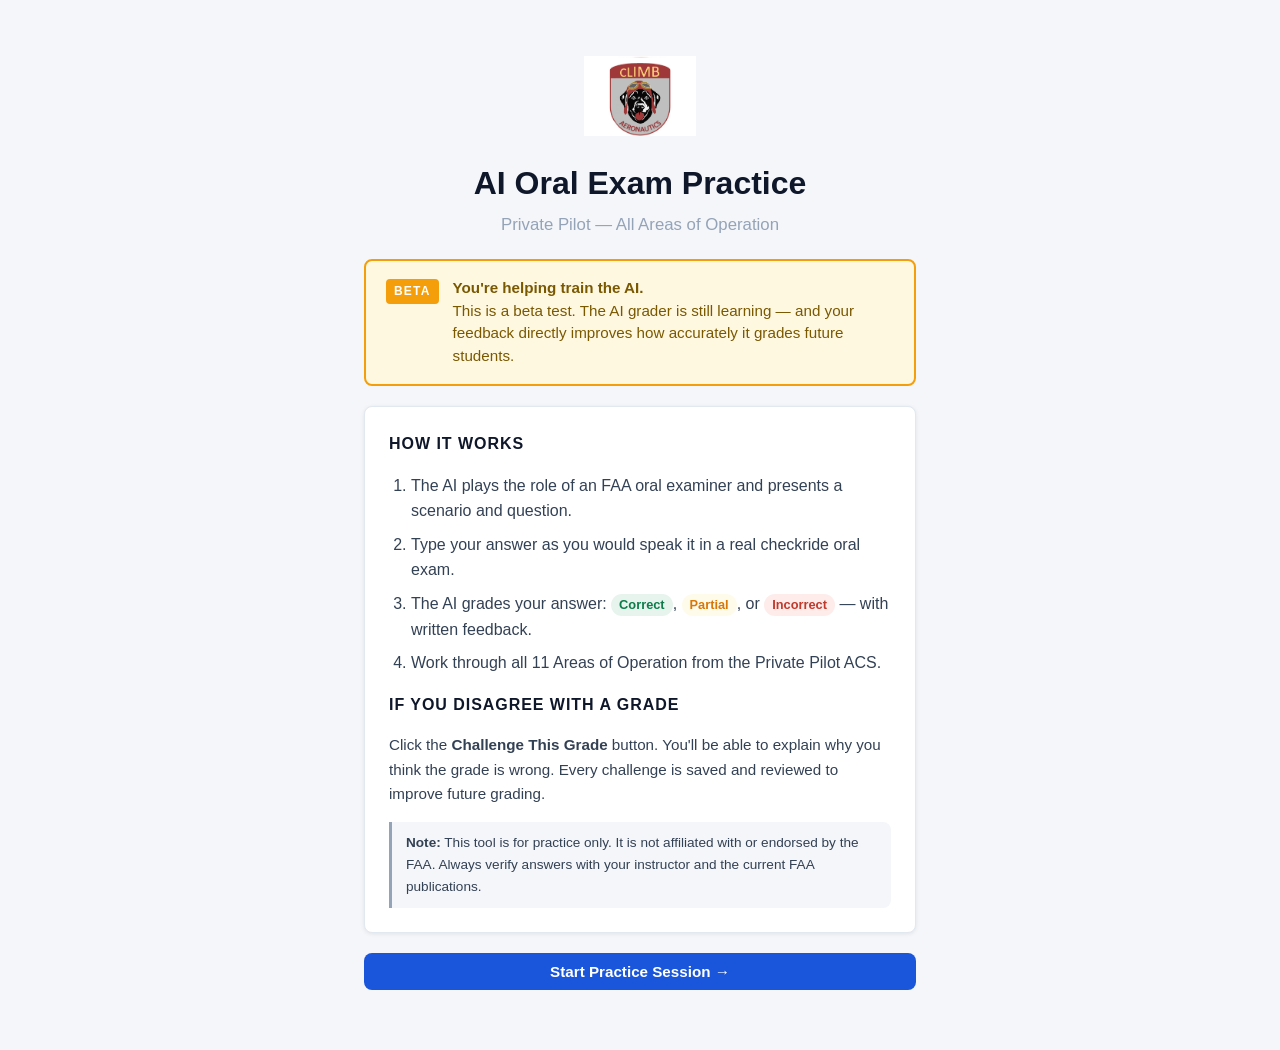
<file: index.html>
<!DOCTYPE html>
<html lang="en">
<head>
  <meta charset="UTF-8" />
  <meta name="viewport" content="width=device-width, initial-scale=1.0" />
  <title>Climb AI Oral Exam Practice — Beta</title>
  <link rel="stylesheet" href="styles.css" />
</head>
<body>

  <!-- LOADING screen -->
  <div id="loading" class="screen hidden">
    <div class="card center-card">
      <p class="muted">Loading your exam session&hellip;</p>
    </div>
  </div>

  <!-- WELCOME / BETA INSTRUCTIONS screen -->
  <div id="welcome" class="screen">
    <div class="welcome-container">

      <div class="welcome-logo">
        <img src="badge1.png" alt="Climb" />
      </div>

      <h1 class="welcome-title">AI Oral Exam Practice</h1>
      <p class="welcome-subtitle">Private Pilot — All Areas of Operation</p>

      <div class="beta-banner">
        <div class="beta-badge">BETA</div>
        <div class="beta-text">
          <strong>You're helping train the AI.</strong><br>
          This is a beta test. The AI grader is still learning — and your feedback
          directly improves how accurately it grades future students.
        </div>
      </div>

      <div class="welcome-instructions">
        <h2>How it works</h2>
        <ol>
          <li>The AI plays the role of an FAA oral examiner and presents a scenario and question.</li>
          <li>Type your answer as you would speak it in a real checkride oral exam.</li>
          <li>The AI grades your answer: <span class="grade-pill correct-pill">Correct</span>, <span class="grade-pill partial-pill">Partial</span>, or <span class="grade-pill incorrect-pill">Incorrect</span> — with written feedback.</li>
          <li>Work through all 11 Areas of Operation from the Private Pilot ACS.</li>
        </ol>

        <h2>If you disagree with a grade</h2>
        <p>
          Click the <strong>Challenge This Grade</strong> button. You'll be able to explain
          why you think the grade is wrong. Every challenge is saved and reviewed to
          improve future grading.
        </p>

        <div class="disclaimer">
          <strong>Note:</strong> This tool is for practice only. It is not affiliated with
          or endorsed by the FAA. Always verify answers with your instructor and the current
          FAA publications.
        </div>
      </div>

      <button id="start-btn" class="btn-primary btn-start">Start Practice Session &rarr;</button>

    </div>
  </div>

  <!-- MAIN EXAM screen -->
  <div id="exam" class="screen hidden">

    <header>
      <div class="header-inner">
        <span class="header-logo">
          <img src="badge1.png" alt="Climb" class="header-logo-img" />
          Oral Exam Practice <span class="beta-chip">BETA</span>
        </span>
        <span id="score-tally" class="score-tally"></span>
        <span id="progress-label" class="progress-label"></span>
      </div>
      <div class="progress-bar-track">
        <div id="progress-bar" class="progress-bar-fill"></div>
      </div>
    </header>

    <main>
      <!-- Area / Task label -->
      <div id="area-label" class="area-label"></div>

      <!-- Scenario box -->
      <div class="card" id="scenario-card">
        <div class="card-label">Scenario</div>
        <p id="scenario"></p>
      </div>

      <!-- Question box -->
      <div class="card" id="question-card">
        <div class="card-label">Examiner Question</div>
        <p id="question"></p>
      </div>

      <!-- Answer box -->
      <div class="card" id="answer-card">
        <div class="card-label">Your Answer</div>
        <textarea
          id="answer"
          rows="5"
          placeholder="Type your answer here, as you would speak it to an examiner…"
        ></textarea>
        <button id="submit" class="btn-primary">Submit Answer</button>
      </div>

      <!-- Feedback box (hidden until answer submitted) -->
      <div class="card hidden" id="feedback-card">
        <div class="card-label">
          <span>Examiner Feedback</span>
          <button id="challenge-btn" class="btn-challenge" title="Disagree with this grade? Challenge it to help improve the AI.">Challenge This Grade</button>
        </div>
        <p id="feedback"></p>
        <button id="next" class="btn-secondary">Next Question &rarr;</button>
      </div>
    </main>

  </div>

  <!-- CHALLENGE MODAL -->
  <div id="challenge-modal" class="modal-overlay hidden">
    <div class="modal-card">
      <h2>Challenge This Grade</h2>
      <p>Thanks for helping improve the AI! Briefly explain why you think this grade is wrong (optional):</p>
      <textarea id="challenge-reason" rows="4" placeholder="e.g. My answer correctly described the procedure — the AI missed that I mentioned the crosswind correction…"></textarea>
      <div class="modal-actions">
        <button id="challenge-cancel" class="btn-secondary">Cancel</button>
        <button id="challenge-submit" class="btn-primary">Submit Challenge</button>
      </div>
    </div>
  </div>

  <!-- SESSION COMPLETE screen -->
  <div id="complete" class="screen hidden">
    <div class="card center-card">
      <img src="badge1.png" alt="Climb" class="complete-logo" />
      <h1>Session Complete</h1>
      <p id="complete-message"></p>
      <p class="muted" style="margin-top:8px">Thank you for helping improve Climb's AI grading!</p>
      <button class="btn-primary" onclick="location.reload()">Start New Session</button>
    </div>
  </div>

  <!-- SINGLE-AREA COMPLETE screen -->
  <div id="single-area-complete" class="screen hidden">
    <div class="card center-card">
      <h1 id="single-area-title">Area Complete</h1>
      <div id="single-area-score" class="big-score"></div>
      <p id="single-area-message"></p>
      <button id="single-area-more" class="btn-secondary">Give me more questions</button>
      <button id="single-area-done" class="btn-primary">Continue</button>
    </div>
  </div>

  <!-- ERROR screen -->
  <div id="error-screen" class="screen hidden">
    <div class="card center-card">
      <h1>Something went wrong</h1>
      <p id="error-message"></p>
      <button class="btn-secondary" onclick="location.reload()">Try Again</button>
    </div>
  </div>

  <script src="app.js"></script>
</body>
</html>
</file>
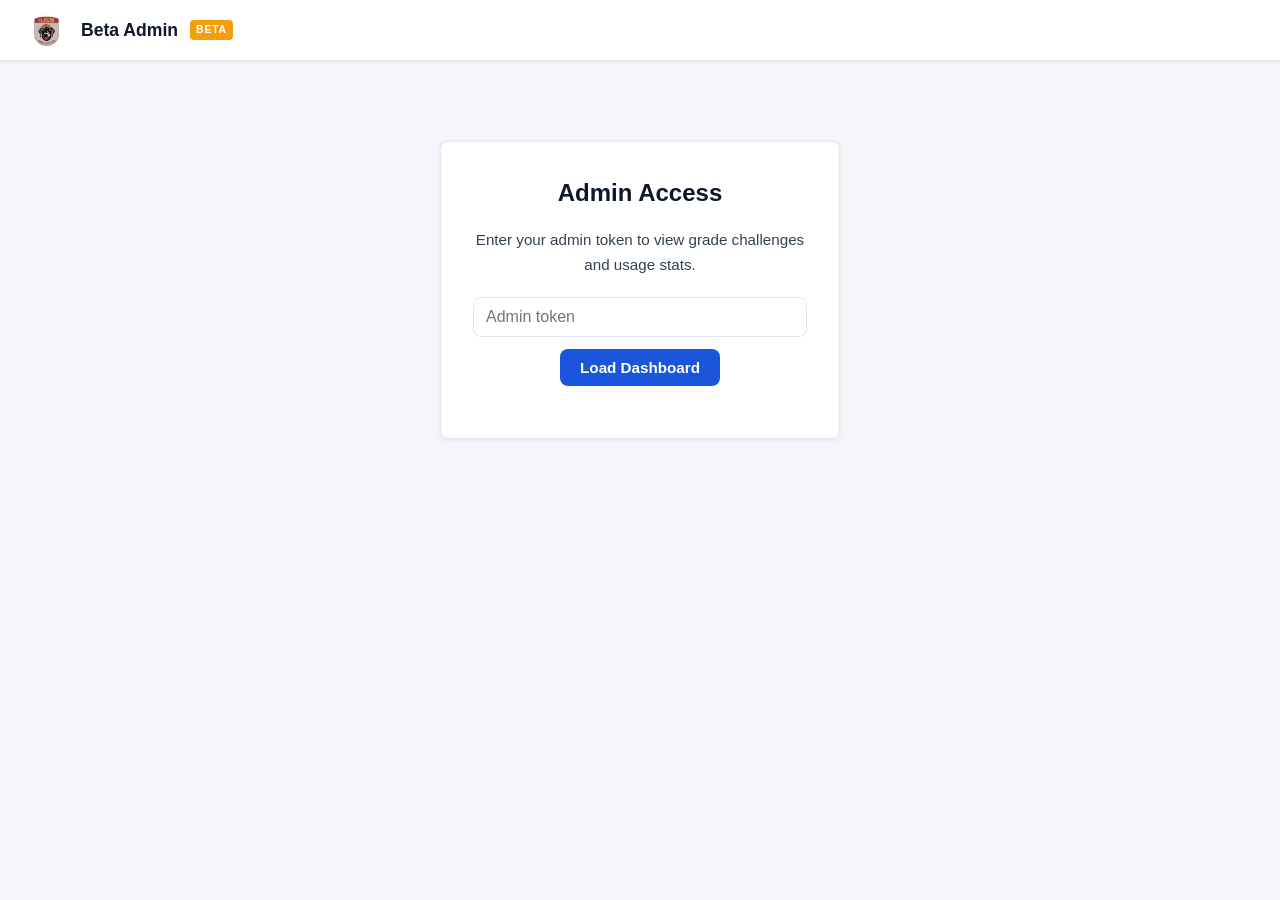
<file: admin.html>
<!DOCTYPE html>
<html lang="en">
<head>
  <meta charset="UTF-8" />
  <meta name="viewport" content="width=device-width, initial-scale=1.0" />
  <title>Climb Beta Admin — Grade Challenges &amp; Stats</title>
  <style>
    *, *::before, *::after { box-sizing: border-box; margin: 0; padding: 0; }
    :root {
      --blue: #1a56db; --blue-light: #e8f0fe;
      --green: #0e7c4a; --green-bg: #e6f4ed;
      --red: #c0392b; --red-bg: #fdecea;
      --amber: #d97706; --amber-bg: #fffbeb;
      --gray-100: #f4f6f9; --gray-200: #e2e8f0; --gray-400: #94a3b8;
      --gray-700: #334155; --gray-900: #0f172a;
      --radius: 8px; --shadow: 0 1px 4px rgba(0,0,0,0.08);
    }
    body {
      font-family: -apple-system, BlinkMacSystemFont, "Segoe UI", Roboto, sans-serif;
      background: var(--gray-100); color: var(--gray-900); line-height: 1.6;
      min-height: 100vh;
    }
    header {
      background: white; border-bottom: 1px solid var(--gray-200);
      padding: 14px 24px; display: flex; align-items: center; gap: 12px;
      box-shadow: var(--shadow);
    }
    header img { height: 32px; }
    header h1 { font-size: 1.1rem; font-weight: 700; color: var(--gray-900); }
    header .beta-chip {
      background: #f59e0b; color: white; font-size: 0.65rem; font-weight: 800;
      padding: 2px 6px; border-radius: 4px; letter-spacing: 0.08em;
    }

    .container { max-width: 960px; margin: 0 auto; padding: 32px 24px 60px; }

    /* Login form */
    #login-section {
      max-width: 400px; margin: 80px auto; background: white;
      border-radius: var(--radius); border: 1px solid var(--gray-200);
      padding: 32px; box-shadow: var(--shadow); text-align: center;
    }
    #login-section h2 { margin-bottom: 16px; }
    #login-section p { color: var(--gray-700); margin-bottom: 20px; font-size: 0.95rem; }
    #admin-token-input {
      width: 100%; padding: 10px 12px; border: 1px solid var(--gray-200);
      border-radius: var(--radius); font-size: 1rem; margin-bottom: 12px;
    }
    #admin-token-input:focus { outline: none; border-color: var(--blue); box-shadow: 0 0 0 3px var(--blue-light); }
    #login-error { color: var(--red); font-size: 0.9rem; margin-top: 8px; }

    /* Buttons */
    .btn {
      background: var(--blue); color: white; border: none; border-radius: var(--radius);
      padding: 10px 20px; font-size: 0.95rem; font-weight: 600; cursor: pointer;
      transition: background 0.15s;
    }
    .btn:hover { background: #1648c0; }
    .btn-sm {
      background: white; color: var(--blue); border: 1px solid var(--blue);
      border-radius: var(--radius); padding: 5px 12px; font-size: 0.82rem;
      font-weight: 600; cursor: pointer;
    }
    .btn-sm:hover { background: var(--blue-light); }
    .btn-danger { background: var(--red); color: white; border-color: var(--red); }
    .btn-danger:hover { background: #a93226; border-color: #a93226; }

    /* Stats table */
    .stats-table {
      width: 100%; border-collapse: collapse; background: white;
      border-radius: var(--radius); border: 1px solid var(--gray-200);
      box-shadow: var(--shadow); margin-bottom: 32px; overflow: hidden;
    }
    .stats-table th {
      background: var(--gray-100); text-align: center; padding: 10px 14px;
      font-size: 0.8rem; font-weight: 700; text-transform: uppercase;
      letter-spacing: 0.06em; color: var(--gray-400); border-bottom: 1px solid var(--gray-200);
    }
    .stats-table th:first-child { text-align: left; }
    .stats-table td { padding: 12px 14px; font-size: 0.95rem; color: var(--gray-700); border-bottom: 1px solid var(--gray-200); text-align: center; }
    .stats-table td:first-child { font-weight: 600; text-align: left; }
    .stats-table tr:last-child td { border-bottom: none; }
    .stats-table .big-num { font-size: 1.5rem; font-weight: 800; color: var(--blue); }

    /* Area breakdown */
    .area-breakdown {
      display: flex; flex-wrap: wrap; gap: 10px; margin-bottom: 32px;
    }
    .area-chip {
      background: white; border: 1px solid var(--gray-200); border-radius: var(--radius);
      padding: 8px 14px; font-size: 0.88rem; box-shadow: var(--shadow);
      display: flex; align-items: center; gap: 8px;
    }
    .area-chip-label { color: var(--gray-700); font-weight: 600; }
    .area-chip-count {
      background: var(--blue-light); color: var(--blue);
      font-weight: 800; font-size: 0.82rem; padding: 1px 7px; border-radius: 10px;
    }

    /* Daily chart */
    .section-title {
      font-size: 1rem; font-weight: 700; text-transform: uppercase;
      letter-spacing: 0.06em; color: var(--gray-400); margin-bottom: 14px;
    }
    .section-header {
      display: flex; align-items: center; justify-content: space-between; margin-bottom: 14px;
    }

    .daily-table {
      width: 100%; border-collapse: collapse; background: white;
      border-radius: var(--radius); border: 1px solid var(--gray-200);
      box-shadow: var(--shadow); margin-bottom: 32px; overflow: hidden;
    }
    .daily-table th {
      background: var(--gray-100); text-align: left; padding: 10px 14px;
      font-size: 0.8rem; font-weight: 700; text-transform: uppercase;
      letter-spacing: 0.06em; color: var(--gray-400); border-bottom: 1px solid var(--gray-200);
    }
    .daily-table td { padding: 10px 14px; font-size: 0.9rem; color: var(--gray-700); border-bottom: 1px solid var(--gray-200); }
    .daily-table tr:last-child td { border-bottom: none; }

    /* Challenges */
    .challenge-card {
      background: white; border-radius: var(--radius); border: 1px solid var(--gray-200);
      padding: 20px 24px; box-shadow: var(--shadow); margin-bottom: 16px;
    }
    .challenge-meta {
      display: flex; gap: 10px; flex-wrap: wrap; align-items: center;
      margin-bottom: 14px; font-size: 0.82rem;
    }
    .challenge-date { color: var(--gray-400); }
    .grade-badge {
      font-weight: 700; font-size: 0.78rem; padding: 2px 8px;
      border-radius: 10px; text-transform: uppercase; letter-spacing: 0.06em;
    }
    .grade-correct  { background: var(--green-bg); color: var(--green); }
    .grade-partial  { background: var(--amber-bg); color: var(--amber); }
    .grade-incorrect { background: var(--red-bg); color: var(--red); }
    .area-tag {
      background: var(--blue-light); color: var(--blue);
      font-size: 0.78rem; font-weight: 600; padding: 2px 8px; border-radius: 10px;
    }

    .challenge-field { margin-bottom: 10px; }
    .challenge-field label {
      display: block; font-size: 0.72rem; font-weight: 700; text-transform: uppercase;
      letter-spacing: 0.06em; color: var(--gray-400); margin-bottom: 3px;
    }
    .challenge-field p {
      font-size: 0.9rem; color: var(--gray-700); background: var(--gray-100);
      border-radius: 6px; padding: 8px 12px; white-space: pre-wrap;
    }
    .challenge-field p.student-reason {
      background: #fefce8; border: 1px solid #fde68a;
    }

    .toggle-prompt {
      font-size: 0.8rem; color: var(--blue); cursor: pointer; text-decoration: underline;
      margin-top: 8px; display: inline-block;
    }
    .eval-prompt-box {
      font-size: 0.75rem; color: var(--gray-700); background: #f8fafc;
      border: 1px solid var(--gray-200); border-radius: 6px; padding: 10px 12px;
      white-space: pre-wrap; word-break: break-all; margin-top: 6px;
      font-family: monospace; max-height: 200px; overflow-y: auto;
    }

    .empty-state { text-align: center; padding: 48px; color: var(--gray-400); }

    .filter-bar { display: flex; gap: 10px; margin-bottom: 16px; flex-wrap: wrap; align-items: center; }
    .filter-bar select, .filter-bar input {
      padding: 7px 10px; border: 1px solid var(--gray-200); border-radius: var(--radius);
      font-size: 0.9rem; background: white;
    }
    .filter-bar select:focus, .filter-bar input:focus {
      outline: none; border-color: var(--blue);
    }

    #dashboard { display: none; }

    @media (max-width: 600px) {
      .stats-grid { grid-template-columns: 1fr 1fr; }
      .stats-grid .stat-card:last-child { grid-column: span 2; }
    }
  </style>
</head>
<body>

<header>
  <img src="badge1.png" alt="Climb" />
  <h1>Beta Admin</h1>
  <span class="beta-chip">BETA</span>
</header>

<!-- LOGIN SECTION -->
<div id="login-section">
  <h2>Admin Access</h2>
  <p>Enter your admin token to view grade challenges and usage stats.</p>
  <input type="password" id="admin-token-input" placeholder="Admin token" />
  <br>
  <button class="btn" onclick="loadDashboard()">Load Dashboard</button>
  <p id="login-error"></p>
</div>

<!-- DASHBOARD -->
<div id="dashboard">
  <div class="container">

    <!-- Usage Stats -->
    <div class="section-title">Usage Stats</div>
    <table class="stats-table">
      <thead>
        <tr>
          <th></th>
          <th>Sessions Started</th>
          <th>Questions Answered</th>
          <th>Challenges Filed</th>
          <th>Unresolved Challenges</th>
        </tr>
      </thead>
      <tbody>
        <tr>
          <td>All Time</td>
          <td><span class="big-num" id="stat-sessions">—</span></td>
          <td><span class="big-num" id="stat-questions">—</span></td>
          <td><span class="big-num" id="stat-challenges">—</span></td>
          <td><span class="big-num" id="stat-unresolved">—</span></td>
        </tr>
        <tr>
          <td>Past 24 Hours</td>
          <td id="stat-sessions-24h">—</td>
          <td id="stat-questions-24h">—</td>
          <td id="stat-challenges-24h">—</td>
          <td>—</td>
        </tr>
      </tbody>
    </table>

    <!-- Daily breakdown -->
    <div class="section-header">
      <div class="section-title" style="margin-bottom:0">Daily Activity</div>
    </div>
    <table class="daily-table">
      <thead>
        <tr>
          <th>Date</th>
          <th>Sessions</th>
          <th>Questions</th>
          <th>Challenges</th>
        </tr>
      </thead>
      <tbody id="daily-tbody">
        <tr><td colspan="4" class="empty-state">Loading…</td></tr>
      </tbody>
    </table>

    <!-- Challenges by Area -->
    <div class="section-title">Challenges by Area</div>
    <div class="area-breakdown" id="area-breakdown">
      <div class="empty-state" style="padding:12px">Loading…</div>
    </div>

    <!-- Challenges -->
    <div class="section-header">
      <div class="section-title" style="margin-bottom:0">Grade Challenges</div>
      <div style="display:flex; gap:8px">
        <button class="btn-sm" onclick="downloadChallenges()">Download JSON</button>
        <button class="btn-sm" onclick="loadDashboard()">Refresh</button>
      </div>
    </div>

    <div class="filter-bar">
      <select id="filter-grade" onchange="renderChallenges()">
        <option value="">All grades</option>
        <option value="correct">Correct</option>
        <option value="partial">Partial</option>
        <option value="incorrect">Incorrect</option>
      </select>
      <select id="filter-area" onchange="renderChallenges()">
        <option value="">All areas</option>
      </select>
      <input type="text" id="filter-search" placeholder="Search question or answer…" oninput="renderChallenges()" />
    </div>

    <div id="challenges-list">
      <div class="empty-state">Loading challenges…</div>
    </div>

  </div>
</div>

<script>
let allChallenges = [];
let adminToken = "";

async function loadDashboard() {
  const tokenInput = document.getElementById("admin-token-input").value.trim();
  const errEl = document.getElementById("login-error");
  if (!tokenInput) { errEl.textContent = "Please enter a token."; return; }
  adminToken = tokenInput;
  errEl.textContent = "";

  // Load stats and challenges in parallel
  const [statsRes, challengeRes] = await Promise.all([
    fetch(`/api/stats?token=${encodeURIComponent(adminToken)}`),
    fetch(`/api/challenge?token=${encodeURIComponent(adminToken)}`)
  ]);

  if (statsRes.status === 401 || challengeRes.status === 401) {
    errEl.textContent = "Invalid token.";
    return;
  }

  document.getElementById("login-section").style.display = "none";
  document.getElementById("dashboard").style.display = "block";

  if (statsRes.ok) {
    const stats = await statsRes.json();
    document.getElementById("stat-sessions").textContent = (stats.totals?.sessions ?? 0).toLocaleString();
    document.getElementById("stat-questions").textContent = (stats.totals?.questionsAnswered ?? 0).toLocaleString();
    document.getElementById("stat-challenges").textContent = (stats.totals?.challengesFiled ?? 0).toLocaleString();
    document.getElementById("stat-sessions-24h").textContent = (stats.last24h?.sessions ?? 0).toLocaleString();
    document.getElementById("stat-questions-24h").textContent = (stats.last24h?.questionsAnswered ?? 0).toLocaleString();
    document.getElementById("stat-challenges-24h").textContent = (stats.last24h?.challengesFiled ?? 0).toLocaleString();

    const tbody = document.getElementById("daily-tbody");
    const daily = stats.daily || [];
    if (daily.length === 0) {
      tbody.innerHTML = '<tr><td colspan="4" class="empty-state">No data yet.</td></tr>';
    } else {
      tbody.innerHTML = [...daily].reverse().map(row => `
        <tr>
          <td>${row.date}</td>
          <td>${row.session_start || 0}</td>
          <td>${row.question_answered || 0}</td>
          <td>${row.challenge_filed || 0}</td>
        </tr>
      `).join("");
    }
  }

  if (challengeRes.ok) {
    allChallenges = await challengeRes.json();
    updateUnresolvedCount();
    populateAreaFilter();
    renderAreaBreakdown();
    renderChallenges();
  }
}

function updateUnresolvedCount() {
  const el = document.getElementById("stat-unresolved");
  if (el) el.textContent = allChallenges.length.toLocaleString();
}

function renderAreaBreakdown() {
  const container = document.getElementById("area-breakdown");
  const counts = {};
  for (const c of allChallenges) {
    if (!c.areaId) continue;
    const label = `Area ${c.areaId}: ${c.areaTitle || c.areaId}`;
    counts[label] = (counts[label] || 0) + 1;
  }
  const entries = Object.entries(counts).sort(([a], [b]) => a.localeCompare(b));
  if (entries.length === 0) {
    container.innerHTML = '<div style="color:var(--gray-400);font-size:0.9rem">No challenges yet.</div>';
    return;
  }
  container.innerHTML = entries.map(([label, count]) => `
    <div class="area-chip">
      <span class="area-chip-label">${escHtml(label)}</span>
      <span class="area-chip-count">${count}</span>
    </div>
  `).join("");
}

async function deleteChallenge(key, btn) {
  if (!confirm("Mark this challenge as resolved and delete it?")) return;
  btn.disabled = true;
  btn.textContent = "Deleting…";
  try {
    const res = await fetch(`/api/challenge?token=${encodeURIComponent(adminToken)}&key=${encodeURIComponent(key)}`, {
      method: "DELETE"
    });
    if (res.ok) {
      document.getElementById(`card-${key}`)?.remove();
      allChallenges = allChallenges.filter(c => c.key !== key);
      updateUnresolvedCount();
      renderAreaBreakdown();
    } else {
      btn.disabled = false;
      btn.textContent = "Resolve & Delete";
      alert("Delete failed — please try again.");
    }
  } catch {
    btn.disabled = false;
    btn.textContent = "Resolve & Delete";
    alert("Delete failed — please try again.");
  }
}

function populateAreaFilter() {
  const areas = [...new Set(allChallenges.map(c => c.areaId).filter(Boolean))].sort();
  const sel = document.getElementById("filter-area");
  sel.innerHTML = '<option value="">All areas</option>' +
    areas.map(a => `<option value="${a}">Area ${a}</option>`).join("");
}

function renderChallenges() {
  const gradeFilter = document.getElementById("filter-grade").value;
  const areaFilter = document.getElementById("filter-area").value;
  const searchText = document.getElementById("filter-search").value.toLowerCase();

  let filtered = allChallenges.filter(c => {
    if (gradeFilter && c.aiGrade !== gradeFilter) return false;
    if (areaFilter && c.areaId !== areaFilter) return false;
    if (searchText) {
      const haystack = [c.question, c.studentAnswer, c.aiFeedback, c.studentReason].join(" ").toLowerCase();
      if (!haystack.includes(searchText)) return false;
    }
    return true;
  });

  const container = document.getElementById("challenges-list");
  if (filtered.length === 0) {
    container.innerHTML = '<div class="empty-state">No challenges match the current filters.</div>';
    return;
  }

  container.innerHTML = filtered.map((c, idx) => `
    <div class="challenge-card" id="card-${escHtml(c.key)}">
      <div class="challenge-meta">
        <span class="challenge-date">${formatDate(c.storedAt || c.timestamp)}</span>
        <span class="area-tag">Area ${c.areaId}: ${c.areaTitle || ""}</span>
        ${c.taskId ? `<span class="area-tag" style="background:#f0fdf4">${c.taskId}</span>` : ""}
        <span class="grade-badge grade-${c.aiGrade}">${c.aiGrade}</span>
        <button class="btn-sm btn-danger" style="margin-left:auto" onclick="deleteChallenge('${escHtml(c.key)}', this)">Resolve &amp; Delete</button>
      </div>

      <div class="challenge-field">
        <label>Scenario</label>
        <p>${escHtml(c.scenario || "")}</p>
      </div>

      <div class="challenge-field">
        <label>Question</label>
        <p>${escHtml(c.question || "")}</p>
      </div>

      <div class="challenge-field">
        <label>Student Answer</label>
        <p>${escHtml(c.studentAnswer || "")}</p>
      </div>

      <div class="challenge-field">
        <label>AI Feedback</label>
        <p>${escHtml(c.aiFeedback || "")}</p>
      </div>

      ${c.studentReason ? `
        <div class="challenge-field">
          <label>Student's Reason for Challenge</label>
          <p class="student-reason">${escHtml(c.studentReason)}</p>
        </div>
      ` : ""}

      ${c.evalPrompt ? `
        <span class="toggle-prompt" onclick="togglePrompt(this)">Show eval prompt (for grounding improvement)</span>
        <pre class="eval-prompt-box" style="display:none">${escHtml(c.evalPrompt)}</pre>
      ` : ""}

      <div class="correct-grade-section" style="margin-top:14px; border-top:1px solid var(--gray-200); padding-top:14px;">
        <div class="section-title" style="font-size:0.72rem; margin-bottom:8px">Correct This Grade</div>
        <div style="display:flex; gap:8px; flex-wrap:wrap; align-items:flex-start">
          <select class="correct-grade-select" style="padding:6px 10px; border:1px solid var(--gray-200); border-radius:var(--radius); font-size:0.9rem; background:white;">
            <option value="">— right grade —</option>
            <option value="correct">correct</option>
            <option value="partial">partial</option>
            <option value="incorrect">incorrect</option>
          </select>
          <input type="text" class="correct-grade-note"
            placeholder="Why? (e.g. student grouped steps correctly — counts as complete)"
            style="flex:1; min-width:220px; padding:6px 10px; border:1px solid var(--gray-200); border-radius:var(--radius); font-size:0.9rem;" />
          <button class="btn-sm"
            onclick="submitCorrection(this,
              '${escHtml(c.areaId)}', '${escHtml(c.taskId || "")}',
              ${JSON.stringify(c.question || '')},
              ${JSON.stringify(c.studentAnswer || '')},
              '${escHtml(c.aiGrade)}')">
            Save Correction
          </button>
        </div>
        <div class="correct-grade-status" style="font-size:0.82rem; margin-top:6px; color:var(--green);"></div>
      </div>
    </div>
  `).join("");
}

function togglePrompt(el) {
  const box = el.nextElementSibling;
  const showing = box.style.display !== "none";
  box.style.display = showing ? "none" : "block";
  el.textContent = showing ? "Show eval prompt (for grounding improvement)" : "Hide eval prompt";
}

function downloadChallenges() {
  const blob = new Blob([JSON.stringify(allChallenges, null, 2)], { type: "application/json" });
  const url = URL.createObjectURL(blob);
  const a = document.createElement("a");
  a.href = url;
  a.download = `grade-challenges-${new Date().toISOString().slice(0,10)}.json`;
  a.click();
  URL.revokeObjectURL(url);
}

function formatDate(iso) {
  if (!iso) return "";
  const d = new Date(iso);
  return d.toLocaleDateString("en-US", { year: "numeric", month: "short", day: "numeric", hour: "2-digit", minute: "2-digit" });
}

function escHtml(str) {
  return String(str)
    .replace(/&/g, "&amp;")
    .replace(/</g, "&lt;")
    .replace(/>/g, "&gt;")
    .replace(/"/g, "&quot;");
}

async function submitCorrection(btn, areaId, taskId, question, studentAnswer, aiGrade) {
  const section = btn.closest(".correct-grade-section");
  const correctGrade = section.querySelector(".correct-grade-select").value;
  const adminNote = section.querySelector(".correct-grade-note").value.trim();
  const statusEl = section.querySelector(".correct-grade-status");

  if (!correctGrade) { statusEl.style.color = "var(--red)"; statusEl.textContent = "Select the correct grade first."; return; }
  if (!adminNote) { statusEl.style.color = "var(--red)"; statusEl.textContent = "Add a brief note explaining why."; return; }

  btn.disabled = true;
  btn.textContent = "Saving…";

  try {
    const res = await fetch(`/api/correction?token=${encodeURIComponent(adminToken)}`, {
      method: "POST",
      headers: { "Content-Type": "application/json" },
      body: JSON.stringify({ areaId, taskId, question, studentAnswer, aiGrade, correctGrade, adminNote })
    });
    if (res.ok) {
      statusEl.style.color = "var(--green)";
      statusEl.textContent = `Correction saved — future grading in Area ${areaId} will use this as an example.`;
      btn.textContent = "Saved";
    } else {
      throw new Error("Server error");
    }
  } catch {
    statusEl.style.color = "var(--red)";
    statusEl.textContent = "Save failed — please try again.";
    btn.disabled = false;
    btn.textContent = "Save Correction";
  }
}

// Allow pressing Enter in the token field to submit
document.getElementById("admin-token-input").addEventListener("keydown", e => {
  if (e.key === "Enter") loadDashboard();
});
</script>

</body>
</html>
</file>
<file: styles.css>
/* ===============================
   CLIMB ORAL EXAM PREP — BETA STYLES
   =============================== */

/* --- Reset & Base --- */
*, *::before, *::after {
  box-sizing: border-box;
  margin: 0;
  padding: 0;
}

:root {
  --blue:       #1a56db;
  --blue-light: #e8f0fe;
  --green:      #0e7c4a;
  --green-bg:   #e6f4ed;
  --red:        #c0392b;
  --red-bg:     #fdecea;
  --amber:      #d97706;
  --amber-bg:   #fffbeb;
  --gray-100:   #f4f6f9;
  --gray-200:   #e2e8f0;
  --gray-400:   #94a3b8;
  --gray-700:   #334155;
  --gray-900:   #0f172a;
  --radius:     8px;
  --shadow:     0 1px 4px rgba(0,0,0,0.08);
  --max-width:  720px;
}

body {
  font-family: -apple-system, BlinkMacSystemFont, "Segoe UI", Roboto, sans-serif;
  background: var(--gray-100);
  color: var(--gray-900);
  line-height: 1.6;
  min-height: 100vh;
}

/* --- Screens --- */
.screen {
  min-height: 100vh;
}

.hidden {
  display: none !important;
}

/* ===============================
   WELCOME SCREEN
   =============================== */

.welcome-container {
  max-width: 600px;
  margin: 0 auto;
  padding: 40px 24px 60px;
  display: flex;
  flex-direction: column;
  align-items: center;
  gap: 20px;
}

.welcome-logo {
  margin-top: 16px;
}

.welcome-logo img {
  height: 80px;
  width: auto;
}

.welcome-title {
  font-size: 2rem;
  font-weight: 800;
  color: var(--gray-900);
  text-align: center;
  line-height: 1.2;
}

.welcome-subtitle {
  font-size: 1.05rem;
  color: var(--gray-400);
  text-align: center;
  margin-top: -10px;
}

/* --- Beta banner --- */
.beta-banner {
  width: 100%;
  background: #fff8e1;
  border: 2px solid #f59e0b;
  border-radius: var(--radius);
  padding: 16px 20px;
  display: flex;
  align-items: flex-start;
  gap: 14px;
}

.beta-badge {
  background: #f59e0b;
  color: white;
  font-weight: 800;
  font-size: 0.75rem;
  letter-spacing: 0.1em;
  padding: 3px 8px;
  border-radius: 4px;
  white-space: nowrap;
  flex-shrink: 0;
  margin-top: 2px;
}

.beta-text {
  font-size: 0.95rem;
  color: #7a5800;
  line-height: 1.5;
}

/* --- Welcome instructions --- */
.welcome-instructions {
  width: 100%;
  background: white;
  border-radius: var(--radius);
  border: 1px solid var(--gray-200);
  padding: 24px;
  box-shadow: var(--shadow);
  display: flex;
  flex-direction: column;
  gap: 16px;
}

.welcome-instructions h2 {
  font-size: 1rem;
  font-weight: 700;
  color: var(--gray-900);
  text-transform: uppercase;
  letter-spacing: 0.06em;
}

.welcome-instructions ol {
  padding-left: 22px;
  display: flex;
  flex-direction: column;
  gap: 8px;
  color: var(--gray-700);
}

.welcome-instructions p {
  color: var(--gray-700);
  font-size: 0.95rem;
}

.grade-pill {
  display: inline-block;
  font-size: 0.8rem;
  font-weight: 700;
  padding: 1px 8px;
  border-radius: 12px;
}

.correct-pill  { background: var(--green-bg);  color: var(--green); }
.partial-pill  { background: var(--amber-bg);  color: var(--amber); }
.incorrect-pill { background: var(--red-bg); color: var(--red); }

.disclaimer {
  background: var(--gray-100);
  border-left: 3px solid var(--gray-400);
  padding: 10px 14px;
  font-size: 0.85rem;
  color: var(--gray-700);
  border-radius: 0 var(--radius) var(--radius) 0;
}

.btn-start {
  width: 100%;
  padding: 14px 22px;
  font-size: 1.05rem;
}

/* ===============================
   EXAM HEADER
   =============================== */

header {
  background: white;
  border-bottom: 1px solid var(--gray-200);
  position: sticky;
  top: 0;
  z-index: 10;
  box-shadow: var(--shadow);
}

.header-inner {
  max-width: var(--max-width);
  margin: 0 auto;
  padding: 10px 20px;
  display: flex;
  justify-content: space-between;
  align-items: center;
  gap: 12px;
}

.header-logo {
  font-weight: 700;
  font-size: 0.95rem;
  color: var(--blue);
  display: flex;
  align-items: center;
  gap: 8px;
  flex-shrink: 0;
}

.header-logo-img {
  height: 28px;
  width: auto;
}

.beta-chip {
  background: #f59e0b;
  color: white;
  font-size: 0.65rem;
  font-weight: 800;
  letter-spacing: 0.08em;
  padding: 2px 6px;
  border-radius: 4px;
}

.progress-label {
  font-size: 0.82rem;
  color: var(--gray-400);
  white-space: nowrap;
}

.score-tally {
  font-size: 0.82rem;
  font-weight: 600;
  color: var(--gray-700);
  white-space: nowrap;
}

.progress-bar-track {
  height: 4px;
  background: var(--gray-200);
}

.progress-bar-fill {
  height: 4px;
  background: var(--blue);
  width: 0%;
  transition: width 0.4s ease;
}

/* ===============================
   EXAM MAIN CONTENT
   =============================== */

main {
  max-width: var(--max-width);
  margin: 0 auto;
  padding: 24px 20px 60px;
  display: flex;
  flex-direction: column;
  gap: 16px;
}

.area-label {
  font-size: 0.8rem;
  font-weight: 600;
  text-transform: uppercase;
  letter-spacing: 0.08em;
  color: var(--gray-400);
}

/* --- Cards --- */
.card {
  background: white;
  border-radius: var(--radius);
  border: 1px solid var(--gray-200);
  padding: 20px 24px;
  box-shadow: var(--shadow);
}

.card-label {
  font-size: 0.75rem;
  font-weight: 700;
  text-transform: uppercase;
  letter-spacing: 0.08em;
  color: var(--gray-400);
  margin-bottom: 10px;
  display: flex;
  align-items: center;
  gap: 6px;
  justify-content: space-between;
}

.card-label > span {
  flex: 1;
}

.card p {
  font-size: 1rem;
  color: var(--gray-700);
  white-space: pre-wrap;
}

.center-card {
  max-width: 520px;
  margin: 8vh auto;
  text-align: center;
  display: flex;
  flex-direction: column;
  align-items: center;
  gap: 12px;
}

.center-card h1 {
  font-size: 1.5rem;
  color: var(--gray-900);
}

.center-card p {
  color: var(--gray-700);
}

.complete-logo {
  height: 60px;
  width: auto;
  margin-bottom: 4px;
}

/* --- Feedback card states --- */
#feedback-card.correct {
  border-color: var(--green);
  background: var(--green-bg);
}

#feedback-card.incorrect {
  border-color: var(--red);
  background: var(--red-bg);
}

#feedback-card.partial {
  border-color: var(--amber);
  background: var(--amber-bg);
}

/* --- Challenge button --- */
.btn-challenge {
  background: none;
  border: 1px solid var(--gray-400);
  color: var(--gray-400);
  border-radius: var(--radius);
  padding: 3px 10px;
  font-size: 0.75rem;
  font-weight: 600;
  cursor: pointer;
  white-space: nowrap;
  transition: color 0.15s, border-color 0.15s, background 0.15s;
}

.btn-challenge:hover {
  color: #7c3aed;
  border-color: #7c3aed;
  background: #f5f3ff;
}

.btn-challenge:disabled {
  opacity: 0.6;
  cursor: default;
}

/* --- Textarea --- */
textarea {
  width: 100%;
  border: 1px solid var(--gray-200);
  border-radius: var(--radius);
  padding: 12px;
  font-size: 1rem;
  font-family: inherit;
  color: var(--gray-900);
  resize: vertical;
  margin-bottom: 12px;
  transition: border-color 0.2s;
}

textarea:focus {
  outline: none;
  border-color: var(--blue);
  box-shadow: 0 0 0 3px var(--blue-light);
}

/* --- Buttons --- */
.btn-primary {
  background: var(--blue);
  color: white;
  border: none;
  border-radius: var(--radius);
  padding: 10px 22px;
  font-size: 0.95rem;
  font-weight: 600;
  cursor: pointer;
  transition: background 0.15s, opacity 0.15s;
}

.btn-primary:hover {
  background: #1648c0;
}

.btn-primary:disabled {
  opacity: 0.5;
  cursor: not-allowed;
}

.btn-secondary {
  background: white;
  color: var(--blue);
  border: 1px solid var(--blue);
  border-radius: var(--radius);
  padding: 10px 22px;
  font-size: 0.95rem;
  font-weight: 600;
  cursor: pointer;
  margin-top: 14px;
  transition: background 0.15s;
}

.btn-secondary:hover {
  background: var(--blue-light);
}

/* --- Muted text --- */
.muted {
  color: var(--gray-400);
  font-size: 0.95rem;
  text-align: center;
  padding: 40px;
}

/* ===============================
   SINGLE-AREA RESULT SCREEN
   =============================== */

.big-score {
  font-size: 3.5rem;
  font-weight: 800;
  line-height: 1;
  margin: 8px 0;
}

.big-score.score-pass { color: var(--green); }
.big-score.score-fail { color: var(--red); }

#single-area-complete .btn-secondary {
  display: block;
  width: 100%;
  margin-top: 16px;
}

#single-area-complete .btn-primary {
  display: block;
  width: 100%;
  margin-top: 8px;
}

/* ===============================
   CHALLENGE MODAL
   =============================== */

.modal-overlay {
  position: fixed;
  inset: 0;
  background: rgba(15, 23, 42, 0.5);
  z-index: 100;
  display: flex;
  align-items: center;
  justify-content: center;
  padding: 24px;
}

.modal-card {
  background: white;
  border-radius: 12px;
  padding: 28px;
  max-width: 480px;
  width: 100%;
  box-shadow: 0 8px 32px rgba(0,0,0,0.2);
  display: flex;
  flex-direction: column;
  gap: 14px;
}

.modal-card h2 {
  font-size: 1.2rem;
  color: var(--gray-900);
}

.modal-card p {
  color: var(--gray-700);
  font-size: 0.95rem;
}

.modal-card textarea {
  margin-bottom: 0;
}

.modal-actions {
  display: flex;
  gap: 10px;
  justify-content: flex-end;
}

.modal-actions .btn-secondary {
  margin-top: 0;
}

/* ===============================
   MOBILE
   =============================== */

@media (max-width: 600px) {
  .welcome-container {
    padding: 24px 16px 48px;
  }

  .welcome-title {
    font-size: 1.6rem;
  }

  .header-inner {
    padding: 8px 14px;
  }

  main {
    padding: 16px 12px 48px;
  }

  .card {
    padding: 16px;
  }

  .modal-card {
    padding: 20px;
  }
}
</file>
